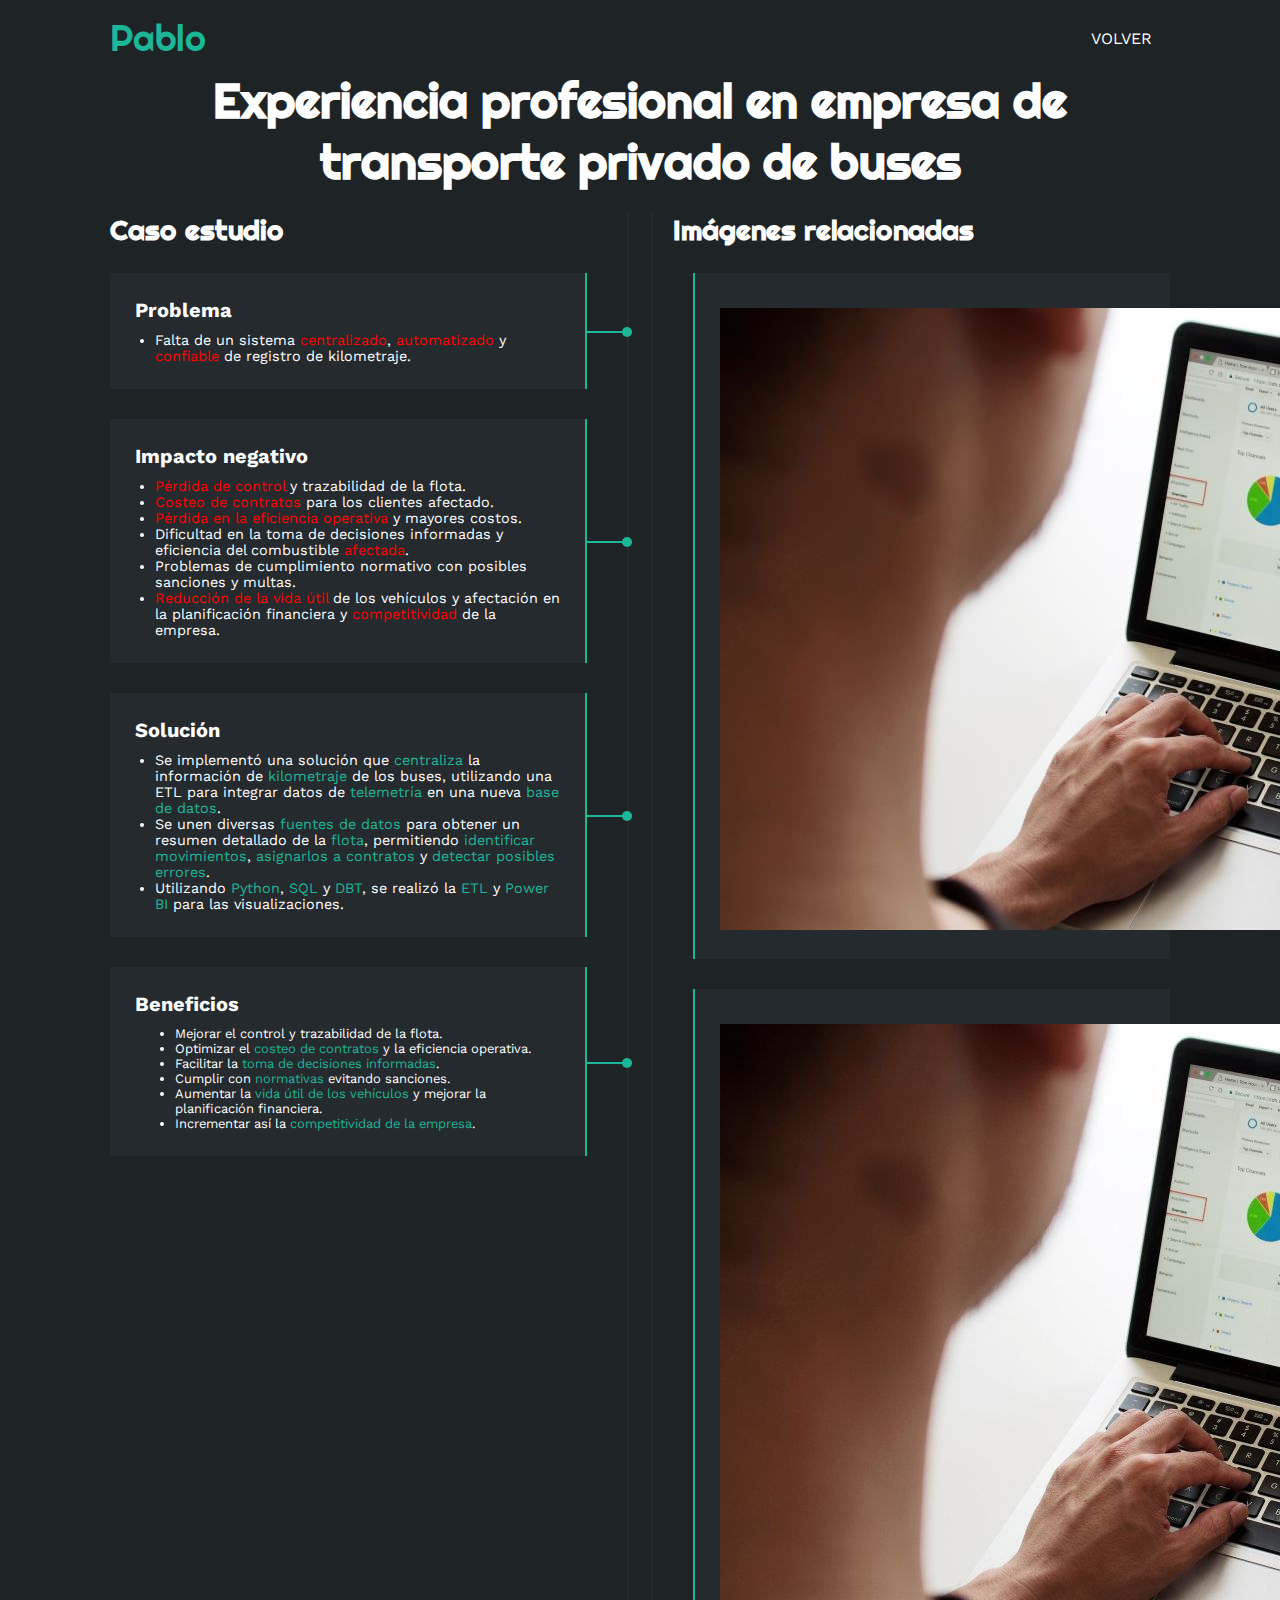
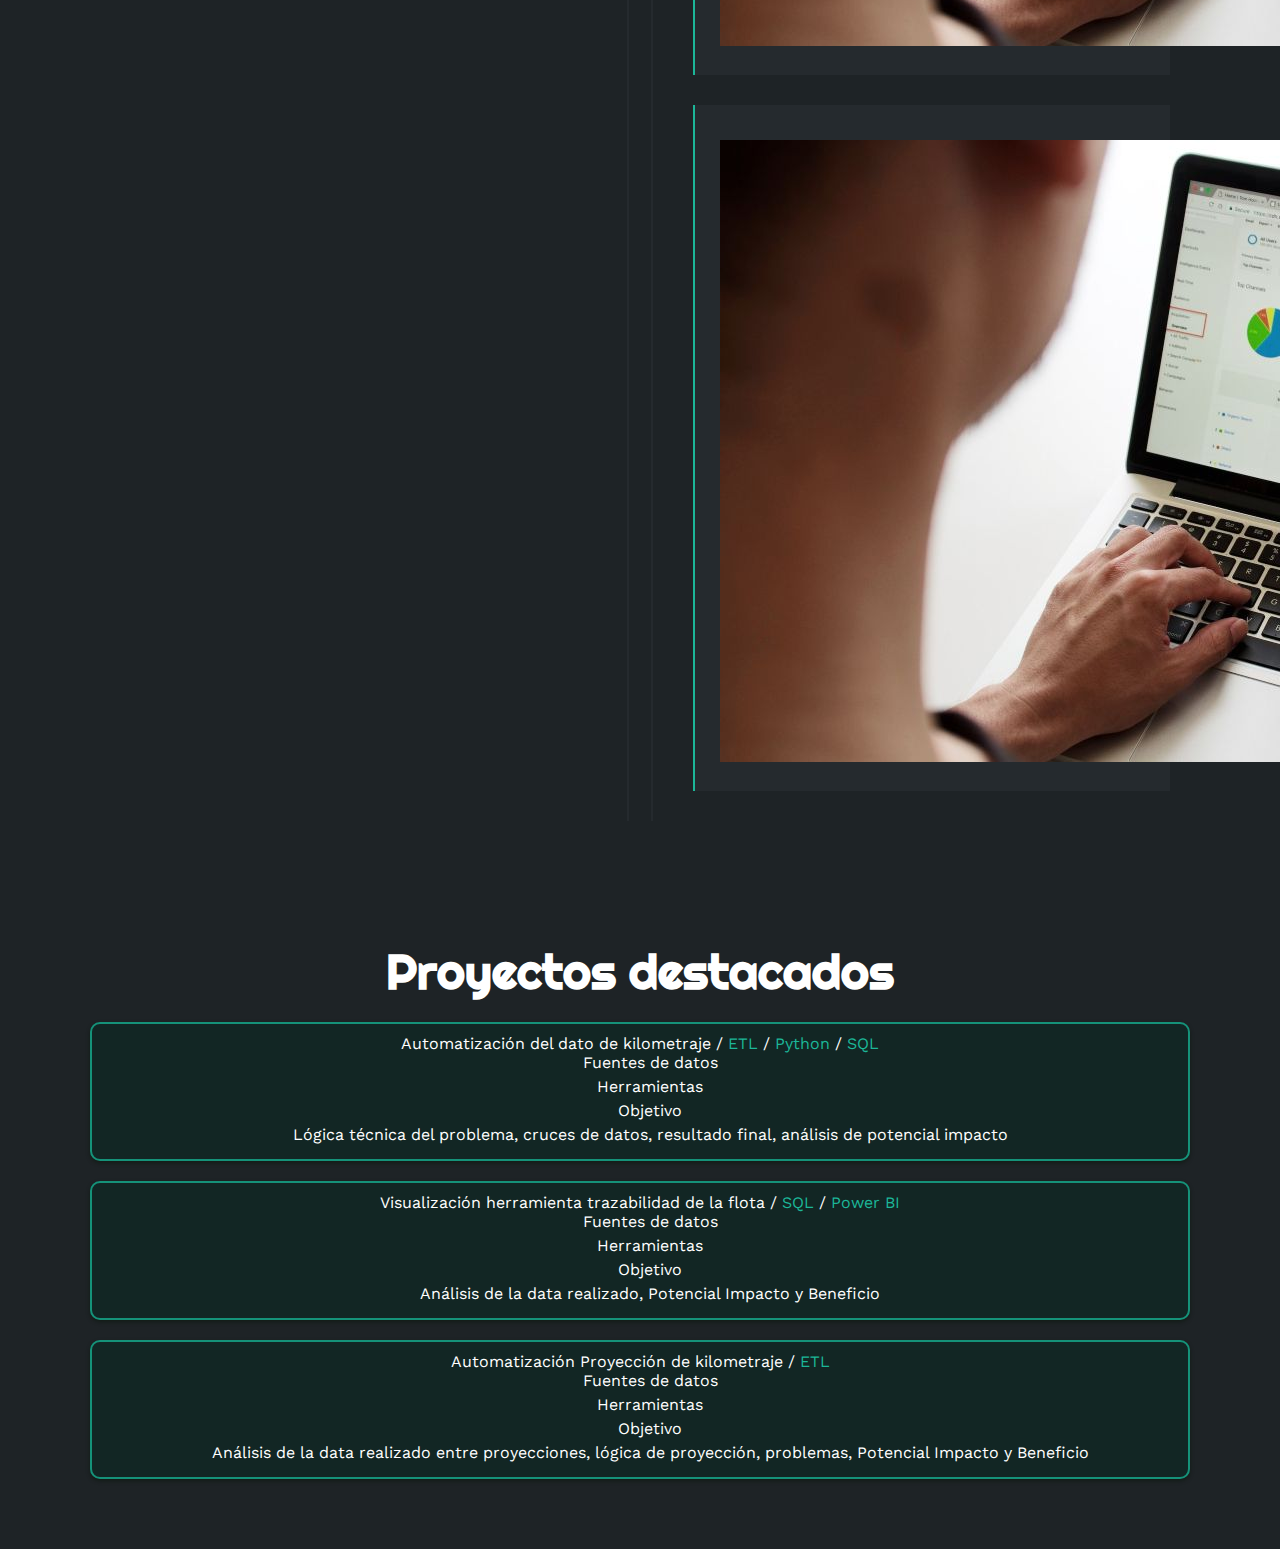
<file: experiencia.html>
<!DOCTYPE html>
<html lang="es">
<head>
    <meta charset="UTF-8">
    <meta http-equiv="X-UA-Compatible" content="IE=edge">
    <meta name="viewport" content="width=device-width, initial-scale=1.0">
    <title>Experiencia Profesional</title>
    <link rel="stylesheet" href="estilo.css">
</head>
<body>
    <!-- MENU ENCABEZADO -->
    <div class="contenedor-header">
        <header>
            <div class="logo">
                <a href="index.html">Pablo</a>
            </div>
            <nav id="nav">
                <ul>
                    <li><a href="../index.html#portfolio">VOLVER</a></li>
                </ul>
            </nav>
            <div class="nav-responsive" onclick="mostrarOcultarMenu()">
                <i class="fa-solid fa-bars"></i>
            </div>
        </header>
    </div>

<!-- SECCION CURRICULUM -->
<section id="curriculum" class="curriculum">
    <div class="contenido-seccion">
        <h2>Experiencia profesional en empresa de transporte privado de buses</h2>
        <div class="fila">
            <div class="col izquierda">
                <h3>Caso estudio</h3>
                <div class="item izq">
                    <h4>Problema</h4>
                    <ul style="list-style-type: disc; margin-left: 20px; font-size: 0.9em;">
                        <li>Falta de un sistema <span style="color: #FF0000">centralizado</span>, <span style="color: #FF0000">automatizado</span> y <span style="color: #FF0000">confiable</span> de registro de kilometraje.</li>
                    </ul>
                    <div class="conectori">
                        <div class="circuloi"></div>
                    </div>
                </div>
                <div class="item izq">
                    <h4>Impacto negativo</h4>
                    <ul style="list-style-type: disc; margin-left: 20px; font-size: 0.9em;">
                        <li><span style="color: #FF0000">Pérdida de control</span> y trazabilidad de la flota.</li>
                        <li><span style="color: #FF0000">Costeo de contratos</span> para los clientes afectado.</li>
                        <li><span style="color: #FF0000">Pérdida en la eficiencia operativa</span> y mayores costos.</li>
                        <li>Dificultad en la toma de decisiones informadas y eficiencia del combustible <span style="color: #FF0000">afectada</span>.</li>
                        <li>Problemas de cumplimiento normativo con posibles sanciones y multas.</li>
                        <li><span style="color: #FF0000">Reducción de la vida útil</span> de los vehículos y afectación en la planificación financiera y <span style="color: #FF0000">competitividad</span> de la empresa.</li>
                    </ul>
                    <div class="conectori">
                        <div class="circuloi"></div>
                    </div>
                </div>
                <div class="item izq">
                    <h4>Solución</h4>
                    <ul style="list-style-type: disc; margin-left: 20px; font-size: 0.9em;">
                        <li>Se implementó una solución que <span style="color: #1CB698">centraliza</span> la información de <span style="color: #1CB698">kilometraje</span> de los buses, utilizando una ETL para integrar datos de <span style="color: #1CB698">telemetría</span> en una nueva <span style="color: #1CB698">base de datos</span>.</li>
                        <li>Se unen diversas <span style="color: #1CB698">fuentes de datos</span> para obtener un resumen detallado de la <span style="color: #1CB698">flota</span>, permitiendo <span style="color: #1CB698">identificar movimientos</span>, <span style="color: #1CB698">asignarlos a contratos</span> y <span style="color: #1CB698">detectar posibles errores</span>.</li>
                        <li>Utilizando <span style="color: #1CB698">Python</span>, <span style="color: #1CB698">SQL</span> y <span style="color: #1CB698">DBT</span>, se realizó la <span style="color: #1CB698">ETL</span> y <span style="color: #1CB698">Power BI</span> para las visualizaciones.</li>
                    </ul>
                    </ul>
                    <div class="conectori">
                        <div class="circuloi"></div>
                    </div>
                </div>

                <div class="item izq">
                    <h4>Beneficios</h4>
                    <ul style="list-style-type: disc; margin-left: 20px; font-size: 0.9em;">
                        <ul style="list-style-type: disc; margin-left: 20px; font-size: 0.9em;">
                            <li>Mejorar el control y trazabilidad de la flota.</li>
                            <li>Optimizar el <span style="color: #1CB698;">costeo de contratos</span> y la eficiencia operativa.</li>
                            <li>Facilitar la <span style="color: #1CB698;">toma de decisiones informadas</span>.</li>
                            <li>Cumplir con <span style="color: #1CB698;">normativas</span> evitando sanciones.</li>
                            <li>Aumentar la <span style="color: #1CB698;">vida útil de los vehículos</span> y mejorar la planificación financiera.</li>
                            <li>Incrementar así la <span style="color: #1CB698;">competitividad de la empresa</span>.</li>
                        </ul>

                        </ul>
                    </ul>
                    <div class="conectori">
                        <div class="circuloi"></div>
                    </div>
                </div>


            </div>
            <div class="col derecha">
                <h3>Imágenes relacionadas</h3>
                <div class="item der">
                    <h4></h4>
                    <a href="#Problema">
                        <div class="imagen">
                            <img src="img/ciencia-de-datos-2.jpg" alt="Descripción de la imagen">
                        </div>
                    </a>
                </div>
                <div class="item der">
                    <h4></h4>
                    <a href="#Impacto">
                        <div class="imagen">
                            <img src="img/ciencia-de-datos-2.jpg" alt="Descripción de la imagen">
                        </div>
                    </a>
                </div>
                <div class="item der">
                    <h4></h4>
                    <a href="#Solucion">
                        <div class="imagen">
                            <img src="img/ciencia-de-datos-2.jpg" alt="Descripción de la imagen">
                        </div>
                    </a>
                </div>
            </div>
        </div>
    </div>
</section>

<!-- DETALLE DEL TRABAJO -->
<section id="sobremi" class="sobremi">
    <div class="contenido-seccion">
        <h2>Proyectos destacados</h2>
        <style>
            .topic {
                margin-bottom: 20px;
                padding: 10px;
                border: 2px solid #159279;
                border-radius: 10px;
                background-color: #022b236e;
                box-shadow: 0px 2px 4px rgba(0, 18, 0, 0.434);
            }
            .subtopic {
                margin-left: 20px;
                list-style-type: none;
            }
            .subtopic li {
                margin-bottom: 5px;
            }
        </style>
        
        <ul style="text-align: center; list-style-type: none; padding-left: 0;">
        
            <!-- Tópico 1: Automatización del dato de kilometraje / ETL / Python / SQL -->
            <li class="topic">
                Automatización del dato de kilometraje / <span style="color: #1CB698;">ETL</span> / <span style="color: #1CB698;">Python</span> / <span style="color: #1CB698;">SQL</span>
                <ul class="subtopic">
                    <li>Fuentes de datos</li>
                    <li>Herramientas</li>
                    <li>Objetivo</li>
                    <li>Lógica técnica del problema, cruces de datos, resultado final, análisis de potencial impacto</li>
                </ul>
            </li>
        
            <!-- Tópico 2: Visualización herramienta trazabilidad de la flota / SQL / Power BI -->
            <li class="topic">
                Visualización herramienta trazabilidad de la flota / <span style="color: #1CB698;">SQL</span> / <span style="color: #1CB698;">Power BI</span>
                <ul class="subtopic">
                    <li>Fuentes de datos</li>
                    <li>Herramientas</li>
                    <li>Objetivo</li>
                    <li>Análisis de la data realizado, Potencial Impacto y Beneficio</li>
                </ul>
            </li>
        
            <!-- Tópico 3: Automatización Proyección de kilometraje / ETL -->
            <li class="topic">
                Automatización Proyección de kilometraje / <span style="color: #1CB698;">ETL</span>
                <ul class="subtopic">
                    <li>Fuentes de datos</li>
                    <li>Herramientas</li>
                    <li>Objetivo</li>
                    <li>Análisis de la data realizado entre proyecciones, lógica de proyección, problemas, Potencial Impacto y Beneficio</li>
                </ul>
            </li>
        
        </ul>
        
        
</section>
</file>
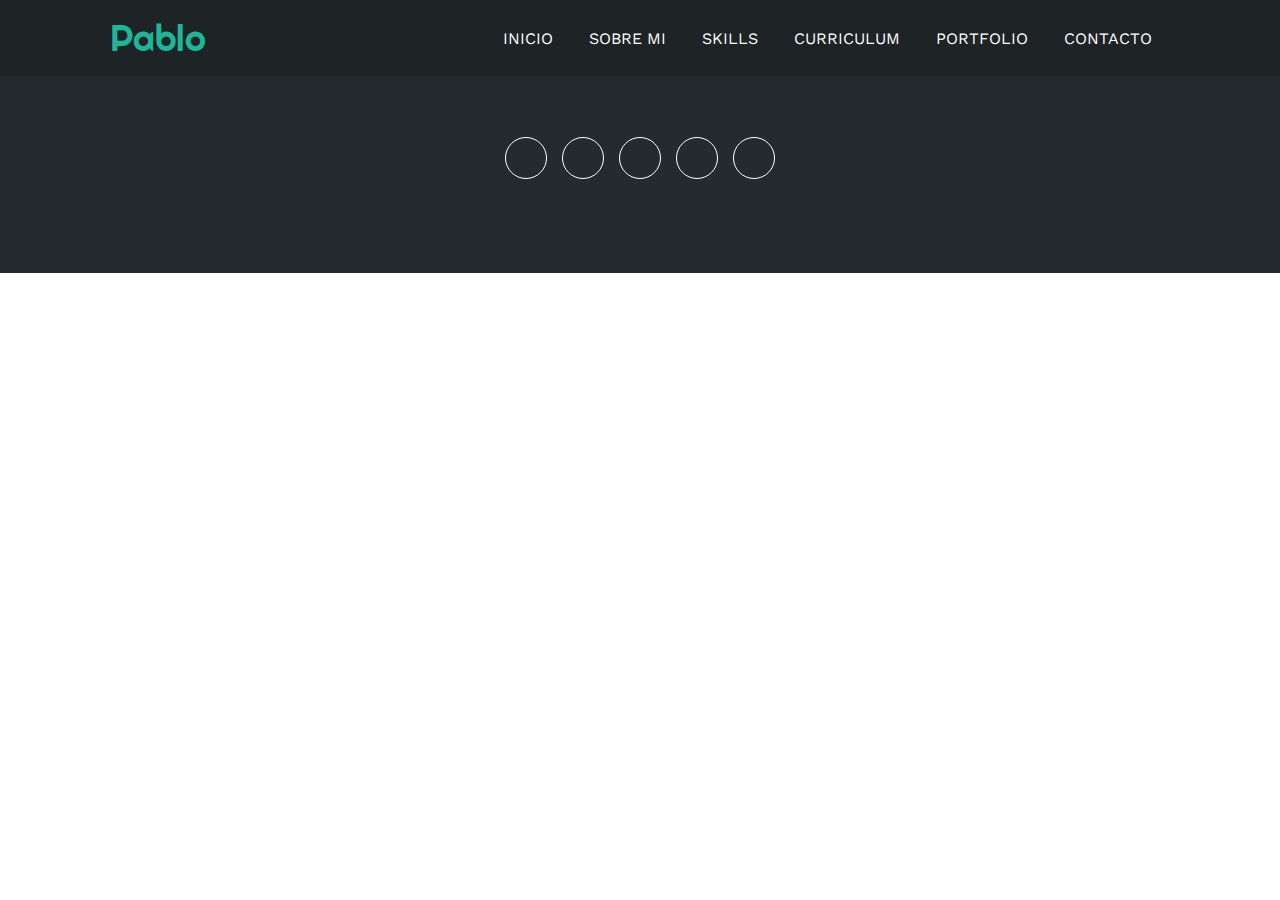
<file: pages/investigacion.html>
<!DOCTYPE html>
<html lang="es">
<head>
    <meta charset="UTF-8">
    <meta http-equiv="X-UA-Compatible" content="IE=edge">
    <meta name="viewport" content="width=device-width, initial-scale=1.0">
    <title>Experiencia Profesional</title>
    <link rel="stylesheet" href="estilo.css">
</head>
<body>
    <!-- MENU ENCABEZADO -->
    <div class="contenedor-header">
        <header>
            <div class="logo">
                <a href="index.html">Pablo</a>
            </div>
            <nav id="nav">
                <ul>
                    <li><a href="index.html#inicio">INICIO</a></li>
                    <li><a href="index.html#sobremi">SOBRE MI</a></li>
                    <li><a href="index.html#skills">SKILLS</a></li>
                    <li><a href="index.html#curriculum">CURRICULUM</a></li>
                    <li><a href="index.html#portfolio">PORTFOLIO</a></li>
                    <li><a href="index.html#contacto">CONTACTO</a></li>
                </ul>
            </nav>
            <div class="nav-responsive" onclick="mostrarOcultarMenu()">
                <i class="fa-solid fa-bars"></i>
            </div>
        </header>
    </div>

    <!-- Contenido de Experiencia Profesional -->
    <section class="detalle">
        <div class="contenido-seccion">
            <h2>Experiencia Profesional</h2>
            <p>Detalles sobre mi experiencia profesional...</p>
            <!-- Agrega aquí más contenido sobre tus proyectos profesionales -->
        </div>
    </section>

    <!-- FOOTER -->
    <footer>
        <a href="index.html#inicio" class="arriba">
            <i class="fa-solid fa-angles-up"></i>
        </a>
        <div class="redes">
            <a href="#"><i class="fa-brands fa-facebook-f"></i></a>
            <a href="#"><i class="fa-brands fa-twitter"></i></a>
            <a href="#"><i class="fa-brands fa-skype"></i></a>
            <a href="#"><i class="fa-brands fa-linkedin-in"></i></a>
            <a href="#"><i class="fa-solid fa-rss"></i></a>
        </div>
    </footer>
</body>
</html>
</file>
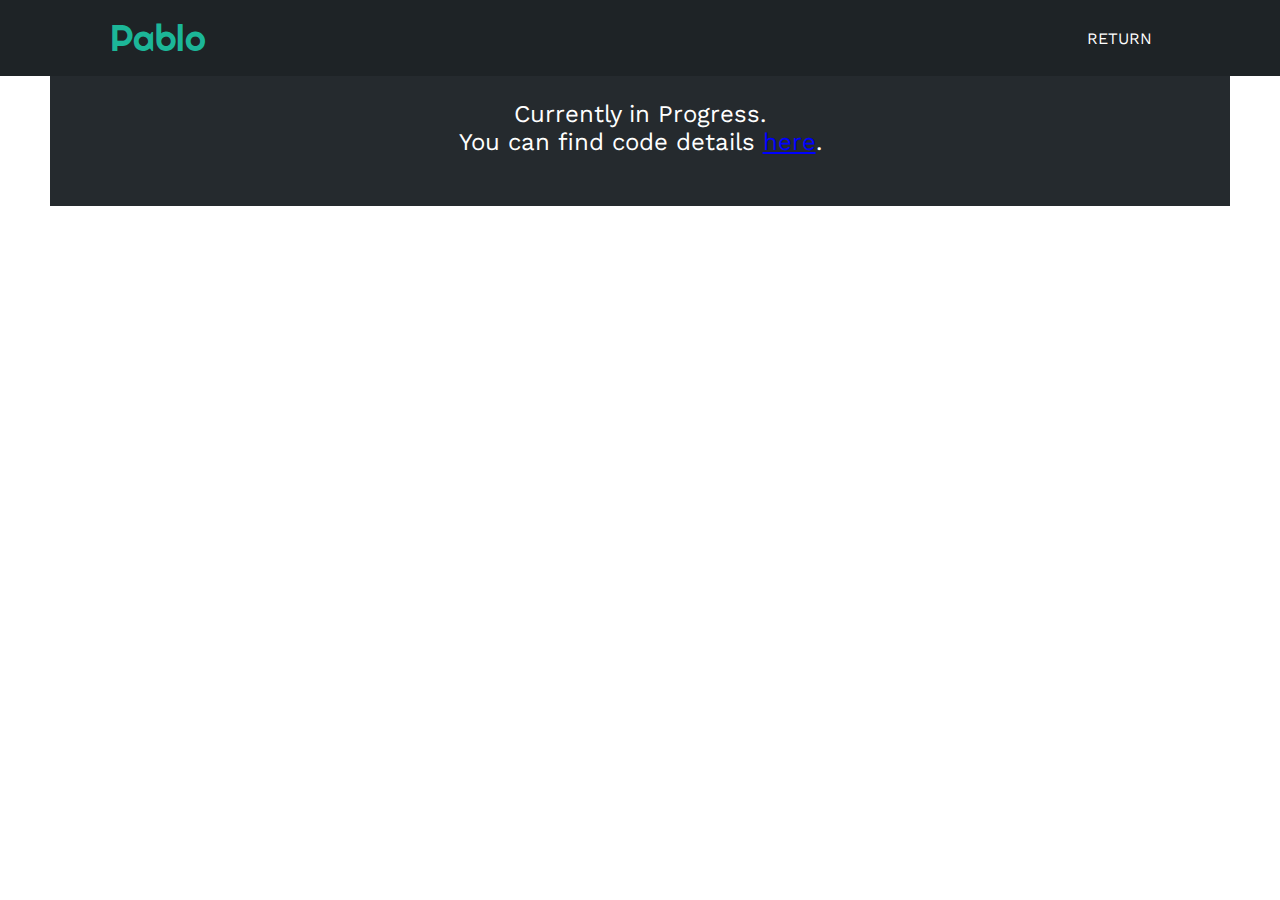
<file: pages/progreso.html>
<!DOCTYPE html>
<html lang="en"> <!-- Cambiado a 'en' para inglés -->
<head>
    <meta charset="UTF-8">
    <meta http-equiv="X-UA-Compatible" content="IE=edge">
    <meta name="viewport" content="width=device-width, initial-scale=1.0">
    <title>Experiencia Profesional - En Progreso</title>
    <link rel="stylesheet" href="estilo.css">
    <style>
        body {
            font-family: Arial, sans-serif; /* Cambia la fuente a Arial para claridad */
            text-align: center; /* Centra el contenido en la página */
            padding: 50px; /* Añade espacio alrededor del contenido */
        }

        .mensaje {
            font-size: 24px; /* Tamaño de fuente más grande para el mensaje principal */
            margin-bottom: 20px; /* Espacio inferior para separar el mensaje del enlace */
        }

        .enlace {
            color: blue; /* Cambia el color del enlace a azul */
            text-decoration: underline; /* Subraya el enlace para indicar que es interactivo */
        }
    </style>
</head>
<body>
    <!-- MENU ENCABEZADO -->
    <div class="contenedor-header">
        <header>
            <div class="logo">
                <a href="index.html">Pablo</a>
            </div>
            <nav id="nav">
                <ul>
                    <li><a href="../index.html#portfolio">RETURN</a></li>
                </ul>
            </nav>
            <div class="nav-responsive" onclick="mostrarOcultarMenu()">
                <i class="fa-solid fa-bars"></i>
            </div>
        </header>
    </div>

    <!-- CONTENIDO PRINCIPAL -->


    <!-- PIE DE PÁGINA -->
    <footer>
        <section>
            <div class="mensaje">
                <p>Currently in Progress.</p>
                <p>You can find code details <a href="https://github.com/Pjerez98/Proyectos" class="enlace">here</a>.</p>
            </div>
        </section>
    </footer>
</body>
</html>
</file>
<file: estilo.css>
@import url('https://fonts.googleapis.com/css2?family=Righteous&family=Work+Sans:wght@100;300;400;600;800&display=swap');
*{
    box-sizing: border-box;
    font-family: 'Work Sans';
    margin: 0;
    padding: 0;
}
html{
    /* me permite deslizar cuando hago clic en los links del menu */
    scroll-behavior: smooth;
}
/* MENU */
.contenedor-header{
    background: #1e2326;
    position: fixed;
    width: 100%;
    top: 0;
    left: 0;
    z-index: 99;
}
.contenedor-header header{
    max-width: 1100px;
    margin: auto;
    display: flex;
    justify-content: space-between;
    align-items: center;
    padding: 15px 20px;
}
.contenedor-header header .logo a{
    font-family: 'Righteous';
    font-size: 36px;
    color: #1CB698;
    text-decoration: none;
}
.contenedor-header header ul{
    display: flex;
    list-style: none;
}
.contenedor-header header nav ul li a{
    text-align: none;
    color: #fff;
    margin: 0 15px;
    padding: 3px;
    transition: .5s;
    text-decoration: none;
}
.contenedor-header header nav ul li a:hover{
    color: #1CB698;
}
.nav-responsive{
    background-color: #1CB698;
    color:#fff;
    padding: 5px 10px;
    border-radius: 5px;
    cursor: pointer;
    display: none;
}
/* SECCION I N I C I O */
.inicio{
    background: linear-gradient(to top, rgba(30,35,38,.8), rgba(30,35,38,1)),
    url(img/ciencia-de-datos-2.jpg);
    background-size: cover;
    height: 100vh;
    color: #fff;
    display: flex;
    align-items: center;
}
.inicio .contenido-banner{
    padding: 20px;
    background-color: #1e2326;
    max-width: 350px;
    margin: auto;
    text-align: center;
    border-radius: 40px;
}
.inicio .contenido-banner img{
    margin-top: 40px;
    border: 10px solid #1CB698;
    display: block;
    width: 80%;
    margin: auto;
    border-radius: 100%;
}
.inicio .contenido-banner h1{
    margin-top: 40px;
    font-size: 42px;
    font-family: 'Righteous';
}
.inicio .contenido-banner h2{
    font-size: 15px;
    font-weight: normal;
}
.inicio .contenido-banner .redes a{
    color: #fff;
    display: inline-block;
    text-decoration: none;
    border: 1px solid #fff;
    border-radius: 100%;
    width: 42px;
    height: 42px;
    line-height: 42px;
    margin: 40px 5px;
    font-size: 20px;
    transition: .3s;
}
.inicio .contenido-banner .redes a:hover{
    background-color: #1CB698;
}
.sobremi{
    background-color: #1e2326;
    color: #fff;
    padding: 50px 20px;
}
.sobremi .contenido-seccion{
    max-width: 1100px;
    margin: auto;
}
.sobremi h2{
    font-size: 48px;
    font-family: 'Righteous';
    text-align: center;
    padding: 20px 0;

}
.sobremi .contenido-seccion p{
    font: 18px;
    line-height: 22px;
    margin-bottom: 20px;
}
.sobremi .contenido-seccion p span{
    color: #1CB698;
    font-weight: bold;
}
.sobremi .fila{
    display: flex;
}
.sobremi .fila .col
{
    width: 50%;
}
.sobremi .fila .col h3{
    font-size: 28px;
    font-family: 'Righteous';
    margin-bottom: 25px;
}
.sobremi .fila .col ul{
    list-style: none;
}
.sobremi .fila .col ul li{
    margin: 12px 0;
}
.sobremi .fila .col ul li strong{
    display: inline-block;
    color: #1CB698;
    width: 130px;
}
.sobremi .fila .col ul li span{
    background-color: #1CB698;
    padding: 3px;
    font-weight: bold;
    border-radius: 5px;
}
.sobremi .fila .col .contenedor-intereses{
    display: flex;
    flex-wrap: wrap;
}
.sobremi .fila .col .contenedor-intereses .interes{
    width: 100px;
    height: 100px;
    background-color: #252A2E;
    border-radius: 10px;
    margin: 0 15px 15px 0;
    display: flex;
    flex-direction: column;
    align-items: center;
    justify-content: center;
    transition: .3s;
}.sobremi .fila .col .contenedor-intereses .interes:hover{
    background-color: #1CB698;
}
.sobremi .fila .col .contenedor-intereses .interes i{
    font-size: 30px;
    margin-bottom: 10px;
}
.sobremi button{
    cursor: pointer;
    background-color: transparent;
    border: 2px solid #fff;
    width: fit-content;
    display: block;
    margin: 20px auto;
    padding: 10px 22px;
    font-size: 16px;
    color: #fff;
    position: relative;
    z-index: 10;
}
.sobremi button .overlay{
    position: absolute;
    top: 0;
    left: 0;
    width: 0;
    height: 100%;
    background-color: #1CB698;
    z-index: -1;
    transition: 1s;
}
.sobremi button:hover .overlay{
    width: 100%;
}
/* SECCION S K I L L S */
.skills{
    background-color: #252A2E;
    color: #fff;
    padding: 50px 20px;
}
.skills .contenido-seccion{
    max-width: 700px;
    margin: auto;
}
.skills h2{
    font-size: 48px;
    font-family: 'Righteous';
    text-align: center;
    padding: 20px 0;

}
.skills .fila{
    display: flex;
}
.skills .fila .col{
    width: 50%;
    padding: 0 20px;
}
.skills .fila .col h3{
    font-size: 28px;
    font-family: 'Righteous';
    margin-bottom: 25px;
}
.skills .skill > span{
    font-weight: bold;
    display: block;
    margin-bottom: 10px;
}
.skills .skill .barra-skill{
    height: 8px;
    width: 80%;
    background-color: #131517;
    position: relative;
    margin-bottom: 30px;
}
.skills .skill .progreso{
    background-color: #1CB698;
    position: absolute;
    top: 0;
    left: 0;
    height: 8px;
}
.skills .skill .barra-skill span{
    position: absolute;
    height: 40px;
    width: 40px;
    background-color: #1CB698;
    border-radius: 50px;
    line-height: 40px;
    text-align: center;
    top: -17px;
    right: -15px;
    font-size: 14px;
}
/* Estas clases se agregaran dinamicamente mediante javascript */
.skills .skill .sql{
    width: 0%;
    animation: 2s sql forwards;
}
@keyframes sql {
    0%{width: 0%;}
    100%{width: 80%;}
}

.skills .skill .python{
    width: 0%;
    animation: 2s python forwards;
}
@keyframes python {
    0%{width: 0%;}
    100%{width: 80%;}
}

.skills .skill .powerbi{
    width: 0%;
    animation: 2s powerbi forwards;
}
@keyframes powerbi {
    0%{width: 0%;}
    100%{width: 50%;}
}

.skills .skill .git{
    width: 0%;
    animation: 2s git forwards;
}
@keyframes git {
    0%{width: 0%;}
    100%{width: 50%;}
}

.skills .skill .drupal{
    width: 0%;
    animation: 2s drupal forwards;
}
@keyframes drupal {
    0%{width: 0%;}
    100%{width: 55%;}
}

.skills .skill .comunicacion{
    width: 0%;
    animation: 2s comunicacion forwards;
}
@keyframes comunicacion {
    0%{width: 0%;}
    100%{width: 80%;}
}

.skills .skill .trabajo{
    width: 0%;
    animation: 2s trabajo forwards;
}
@keyframes trabajo {
    0%{width: 0%;}
    100%{width: 70%;}
}

.skills .skill .creatividad{
    width: 0%;
    animation: 2s creatividad forwards;
}
@keyframes creatividad {
    0%{width: 0%;}
    100%{width: 99%;}
}

.skills .skill .dedicacion{
    width: 0%;
    animation: 2s dedicacion forwards;
}
@keyframes dedicacion {
    0%{width: 0%;}
    100%{width: 65%;}
}

.skills .skill .proyect{
    width: 0%;
    animation: 2s proyect forwards;
}
@keyframes proyect {
    0%{width: 0%;}
    100%{width: 94%;}
}
/* SECCION CURRICULUM */
.curriculum{
    background-color: #1e2326;
    color: #fff;
    padding: 50px 20px;
}
.curriculum .contenido-seccion{
    max-width: 1100px;
    margin: auto;
}
.curriculum h2{
    font-size: 48px;
    font-family: 'Righteous';
    text-align: center;
    padding: 20px 0;

}
.curriculum .fila{
    display: flex;
    justify-content: space-between;
}
.curriculum .fila .col{
    width: 49%;
    padding: 0 20px;
}
.curriculum .fila .col h3{
    font-size: 28px;
    font-family: 'Righteous';
    margin-bottom: 25px;
}
.curriculum .fila .izquierda{
    border-right: 2px solid #252A2E;
}
.curriculum .fila .derecha{
    border-left: 2px solid #252A2E;
}
.curriculum .fila .item{
    padding: 25px;
    margin-bottom: 30px;
    background-color: #252A2E;
    position: relative;
}
.curriculum .fila .item h4{
    font-size: 20px;
    margin-bottom: 10px;
}
.curriculum .fila .item .casa{
    color: #1CB698;
    font-size: 22px;
    font-weight: bold;
    display: block;
}
.curriculum .fila .item .fecha{
    display: block;
    color: #1CB698;
    margin-bottom: 10px;
}
.curriculum .fila .item p{
    line-height: 24px;
}
.curriculum .fila .izq{
    border-right: 2px solid #1CB698;
    margin-right: 20px;
}
.curriculum .fila .der{
    border-left: 2px solid #1CB698;
    margin-left: 20px;
}
.curriculum .fila .item .conectori{
    height: 2px;
    background-color: #1CB698;
    width: 47px;
    position: absolute;
    top: 50%;
    right: -47px;
    z-index: 5;
}
.curriculum .fila .item .conectori .circuloi{
    display: block;
    height: 10px;
    width: 10px;
    border-radius: 50%;
    background-color: #1CB698;
    float: right;
    position: relative;
    bottom: 4px;
}
.curriculum .fila .item .conectord{
    height: 2px;
    background-color: #1CB698;
    width: 47px;
    position: absolute;
    top: 50%;
    left: -47px;
    z-index: 5;
}
.curriculum .fila .item .conectord .circulod{
    display: block;
    height: 10px;
    width: 10px;
    border-radius: 50%;
    background-color: #1CB698;
    float: left;
    position: relative;
    bottom: 4px;
}
/* SECCION PORTFOLIO */
.portfolio{
    background-color: #252A2E;
    color: #fff;
    padding: 50px 20px;
}
.portfolio .contenido-seccion{
    max-width: 1100px;
    margin: auto;
}
.portfolio h2{
    font-size: 48px;
    font-family: 'Righteous';
    text-align: center;
    padding: 20px 0;
}
.portfolio .galeria{
    display: flex;
    flex-wrap: wrap;
    justify-content: space-around;
}
.portfolio .galeria .proyecto{
    position: relative;
    max-width: 340px;
    height: fit-content;
    margin: 10px;
    cursor: pointer;
}
.portfolio .galeria .proyecto img{
    width: 100%;
    display: block;
}
.portfolio .galeria .proyecto .overlay{
    position: absolute;
    top: 0;
    width: 100%;
    height: 100%;
    text-align: center;
    background: linear-gradient(rgba(28,182,152,.8), rgba(28,182,152,.8));
    display: flex;
    flex-direction: column;
    justify-content: center;
    transition: 1s;
    font-size: 18px;
    letter-spacing: 3px;
    opacity: 0;
}
.portfolio .galeria .proyecto .overlay h3{
    margin-bottom: 20px;
    transition: 1s;
    color: white;
}
.portfolio .galeria .proyecto .overlay:hover{
    opacity: 1;
    color: white;
}
.portfolio .galeria .proyecto .overlay:hover h3{
    margin-bottom: 0px;
    color: white;
}
/* SECCION CONTACTO */
.contacto{
    background-image: url(img/contact_bg.png);
    background-color: #1e2326;
    color: #fff;
    padding: 50px 0;
}
.contacto .contenido-seccion{
    max-width: 1100px;
    margin: auto;
}
.contacto h2{
    font-size: 48px;
    font-family: 'Righteous';
    text-align: center;
    padding: 20px 0;
}
.contacto .fila{
    display: flex;
}
.contacto .col{
    width: 50%;
    padding: 10px;
    position: relative;
}
.contacto .col input, .contacto .col textarea{
    display: block;
    width: 100%;
    padding: 18px;
    border: none;
    margin-bottom: 20px;
    background-color: #252A2E;
    color: #fff;
    font-size: 18px;
}
.contacto button{
    cursor: pointer;
    background-color: transparent;
    border: 2px solid #fff;
    width: fit-content;
    display: block;
    margin: 20px auto;
    padding: 10px 22px;
    font-size: 16px;
    color: #fff;
    position: relative;
    z-index: 10;
}
.contacto button .overlay{
    position: absolute;
    top: 0;
    left: 0;
    width: 0;
    height: 100%;
    background-color: #1CB698;
    z-index: -1;
    transition: 1s;
}
.contacto button:hover .overlay{
    width: 100%;
}
.contacto .col img{
    width: 100%;
}
.contacto .col .info{
    position: absolute;
    top: 40%;
    background-color: #252A2E;
    padding: 20px;
    max-swidth: 350px;
    left: 50%;
    transform: translate(-50%, -50%);
}
.contacto .col .info ul{
    list-style: none;
}
.contacto .col .info ul li{
    margin-bottom: 20px;
}
.contacto .col .info ul li i{
    color: #1CB698;
    display: inline-block;
    margin-right: 20px;
}
footer{
    background-color: #252A2E;
    color: #fff;
    padding: 50px 0 30px 0;
    text-align: center;
    position: relative;
    width: 100%;
}
footer .redes{
    margin-bottom: 20px;
}
footer .redes a{
    color: #fff;
    display: inline-block;
    text-decoration: none;
    border: 1px solid #fff;
    border-radius: 100%;
    width: 42px;
    height: 42px;
    line-height: 42px;
    margin: 40px 5px;
    font-size: 20px;
    transition: .3s;
}
footer .arriba{
    display: block;
    width: 50px;
    height: 50px;
    background-color: #1CB698;
    color: #fff;
    position: absolute;
    left: 50%;
    transform: translateX(-50%);
    top: -25px;
    border-radius: 50%;
    line-height: 50px;
    font-size: 18px;
}
/* SECCION RESPONSIVE */
@media screen and (max-width:980px){
    nav{
        display: none;
    }
    .nav-responsive{
        display: block;
    }
    nav.responsive{
        display: block;
        position: absolute;
        right: 0;
        top: 75px;
        background-color: #252A2E;
        width: 180px;
    }
    nav.responsive ul{
        display: block !important;
    }
    nav.responsive ul li{
        border-bottom: 1px solid #fff;
        padding: 10px 0;
    }
}
@media screen and (max-width:700px){
    .sobremi .fila{
        display: block;
    }
    .sobremi .fila .col{
        width: fit-content;
    }

    .skills .fila{
        display: block;
    }
    .skills .fila .col{
        width: 100%;
    }
    .skills .fila .col .barra-skill{
        width: 100%;
    }

    .curriculum .fila{
        display: block;
    }
    .curriculum .fila .col{
        width: 90%;
    }
    .curriculum .fila .derecha{
        margin-left: 20px;
    }

    .portfolio .galeria{
        display: block;
        width: 100%;
    }
    .portfolio .galeria .proyecto{
        max-width: 100%;
    }
    .portfolio .galeria .proyecto img{
        width: 100%;
    }
    .contacto .fila{
        display: block;
    }
    .contacto .fila .col{
        width: 100%;
    }
}
</file>
<file: pages/estilo.css>
@import url('https://fonts.googleapis.com/css2?family=Righteous&family=Work+Sans:wght@100;300;400;600;800&display=swap');
*{
    box-sizing: border-box;
    font-family: 'Work Sans';
    margin: 0;
    padding: 0;
}
html{
    /* me permite deslizar cuando hago clic en los links del menu */
    scroll-behavior: smooth;
}
/* MENU */
.contenedor-header{
    background: #1e2326;
    position: fixed;
    width: 100%;
    top: 0;
    left: 0;
    z-index: 99;
}
.contenedor-header header{
    max-width: 1100px;
    margin: auto;
    display: flex;
    justify-content: space-between;
    align-items: center;
    padding: 15px 20px;
}
.contenedor-header header .logo a{
    font-family: 'Righteous';
    font-size: 36px;
    color: #1CB698;
    text-decoration: none;
}
.contenedor-header header ul{
    display: flex;
    list-style: none;
}
.contenedor-header header nav ul li a{
    text-align: none;
    color: #fff;
    margin: 0 15px;
    padding: 3px;
    transition: .5s;
    text-decoration: none;
}
.contenedor-header header nav ul li a:hover{
    color: #1CB698;
}
.nav-responsive{
    background-color: #1CB698;
    color:#fff;
    padding: 5px 10px;
    border-radius: 5px;
    cursor: pointer;
    display: none;
}
/* SECCION I N I C I O */
.inicio{
    background: linear-gradient(to top, rgba(30,35,38,.8), rgba(30,35,38,1)),
    url(img/fondo.jpg);
    background-size: cover;
    height: 100vh;
    color: #fff;
    display: flex;
    align-items: center;
}
.inicio .contenido-banner{
    padding: 20px;
    background-color: #1e2326;
    max-width: 350px;
    margin: auto;
    text-align: center;
    border-radius: 40px;
}
.inicio .contenido-banner img{
    margin-top: 40px;
    border: 10px solid #1CB698;
    display: block;
    width: 80%;
    margin: auto;
    border-radius: 100%;
}
.inicio .contenido-banner h1{
    margin-top: 40px;
    font-size: 42px;
    font-family: 'Righteous';
}
.inicio .contenido-banner h2{
    font-size: 15px;
    font-weight: normal;
}
.inicio .contenido-banner .redes a{
    color: #fff;
    display: inline-block;
    text-decoration: none;
    border: 1px solid #fff;
    border-radius: 100%;
    width: 42px;
    height: 42px;
    line-height: 42px;
    margin: 40px 5px;
    font-size: 20px;
    transition: .3s;
}
.inicio .contenido-banner .redes a:hover{
    background-color: #1CB698;
}
.sobremi{
    background-color: #1e2326;
    color: #fff;
    padding: 50px 20px;
}
.sobremi .contenido-seccion{
    max-width: 1100px;
    margin: auto;
}
.sobremi h2{
    font-size: 48px;
    font-family: 'Righteous';
    text-align: center;
    padding: 20px 0;

}
.sobremi .contenido-seccion p{
    font: 18px;
    line-height: 22px;
    margin-bottom: 20px;
}
.sobremi .contenido-seccion p span{
    color: #1CB698;
    font-weight: bold;
}
.sobremi .fila{
    display: flex;
}
.sobremi .fila .col
{
    width: 50%;
}
.sobremi .fila .col h3{
    font-size: 28px;
    font-family: 'Righteous';
    margin-bottom: 25px;
}
.sobremi .fila .col ul{
    list-style: none;
}
.sobremi .fila .col ul li{
    margin: 12px 0;
}
.sobremi .fila .col ul li strong{
    display: inline-block;
    color: #1CB698;
    width: 130px;
}
.sobremi .fila .col ul li span{
    background-color: #1CB698;
    padding: 3px;
    font-weight: bold;
    border-radius: 5px;
}
.sobremi .fila .col .contenedor-intereses{
    display: flex;
    flex-wrap: wrap;
}
.sobremi .fila .col .contenedor-intereses .interes{
    width: 100px;
    height: 100px;
    background-color: #252A2E;
    border-radius: 10px;
    margin: 0 15px 15px 0;
    display: flex;
    flex-direction: column;
    align-items: center;
    justify-content: center;
    transition: .3s;
}.sobremi .fila .col .contenedor-intereses .interes:hover{
    background-color: #1CB698;
}
.sobremi .fila .col .contenedor-intereses .interes i{
    font-size: 30px;
    margin-bottom: 10px;
}
.sobremi button{
    cursor: pointer;
    background-color: transparent;
    border: 2px solid #fff;
    width: fit-content;
    display: block;
    margin: 20px auto;
    padding: 10px 22px;
    font-size: 16px;
    color: #fff;
    position: relative;
    z-index: 10;
}
.sobremi button .overlay{
    position: absolute;
    top: 0;
    left: 0;
    width: 0;
    height: 100%;
    background-color: #1CB698;
    z-index: -1;
    transition: 1s;
}
.sobremi button:hover .overlay{
    width: 100%;
}
/* SECCION S K I L L S */
.skills{
    background-color: #252A2E;
    color: #fff;
    padding: 50px 20px;
}
.skills .contenido-seccion{
    max-width: 1100px;
    margin: auto;
}
.skills h2{
    font-size: 48px;
    font-family: 'Righteous';
    text-align: center;
    padding: 20px 0;

}
.skills .fila{
    display: flex;
}
.skills .fila .col{
    width: 50%;
    padding: 0 20px;
}
.skills .fila .col h3{
    font-size: 28px;
    font-family: 'Righteous';
    margin-bottom: 25px;
}
.skills .skill > span{
    font-weight: bold;
    display: block;
    margin-bottom: 10px;
}
.skills .skill .barra-skill{
    height: 8px;
    width: 80%;
    background-color: #131517;
    position: relative;
    margin-bottom: 30px;
}
.skills .skill .progreso{
    background-color: #1CB698;
    position: absolute;
    top: 0;
    left: 0;
    height: 8px;
}
.skills .skill .barra-skill span{
    position: absolute;
    height: 40px;
    width: 40px;
    background-color: #1CB698;
    border-radius: 50px;
    line-height: 40px;
    text-align: center;
    top: -17px;
    right: -15px;
    font-size: 14px;
}
/* Estas clases se agregaran dinamicamente mediante javascript */
.skills .skill .javascript{
    width: 0%;
    animation: 2s javascript forwards;
}
@keyframes javascript {
    0%{width: 0%;}
    100%{width: 75%;}
}

.skills .skill .htmlcss{
    width: 0%;
    animation: 2s htmlcss forwards;
}
@keyframes htmlcss {
    0%{width: 0%;}
    100%{width: 89%;}
}

.skills .skill .photoshop{
    width: 0%;
    animation: 2s photoshop forwards;
}
@keyframes photoshop {
    0%{width: 0%;}
    100%{width: 95%;}
}

.skills .skill .wordpress{
    width: 0%;
    animation: 2s wordpress forwards;
}
@keyframes wordpress {
    0%{width: 0%;}
    100%{width: 81%;}
}

.skills .skill .drupal{
    width: 0%;
    animation: 2s drupal forwards;
}
@keyframes drupal {
    0%{width: 0%;}
    100%{width: 55%;}
}

.skills .skill .comunicacion{
    width: 0%;
    animation: 2s comunicacion forwards;
}
@keyframes comunicacion {
    0%{width: 0%;}
    100%{width: 80%;}
}

.skills .skill .trabajo{
    width: 0%;
    animation: 2s trabajo forwards;
}
@keyframes trabajo {
    0%{width: 0%;}
    100%{width: 70%;}
}

.skills .skill .creatividad{
    width: 0%;
    animation: 2s creatividad forwards;
}
@keyframes creatividad {
    0%{width: 0%;}
    100%{width: 99%;}
}

.skills .skill .dedicacion{
    width: 0%;
    animation: 2s dedicacion forwards;
}
@keyframes dedicacion {
    0%{width: 0%;}
    100%{width: 65%;}
}

.skills .skill .proyect{
    width: 0%;
    animation: 2s proyect forwards;
}
@keyframes proyect {
    0%{width: 0%;}
    100%{width: 94%;}
}
/* SECCION CURRICULUM */
.curriculum{
    background-color: #1e2326;
    color: #fff;
    padding: 50px 20px;
}
.curriculum .contenido-seccion{
    max-width: 1100px;
    margin: auto;
}
/* Estilos CSS para las imágenes dentro de la sección de curriculum */
.contenido-seccion img {
    max-width: 100%; /* Esto hará que la imagen no supere el ancho de su contenedor */
    height: auto; /* Esto mantendrá la proporción de la imagen */
}
.curriculum h2{
    font-size: 48px;
    font-family: 'Righteous';
    text-align: center;
    padding: 20px 0;

}
.curriculum .fila{
    display: flex;
    justify-content: space-between;
}
.curriculum .fila .col{
    width: 49%;
    padding: 0 20px;
}
.curriculum .fila .col h3{
    font-size: 28px;
    font-family: 'Righteous';
    margin-bottom: 25px;
}
.curriculum .fila .izquierda{
    border-right: 2px solid #252A2E;
}
.curriculum .fila .derecha{
    border-left: 2px solid #252A2E;
}
.curriculum .fila .item{
    padding: 25px;
    margin-bottom: 30px;
    background-color: #252A2E;
    position: relative;
}
.curriculum .fila .item h4{
    font-size: 20px;
    margin-bottom: 10px;
}
.curriculum .fila .item .casa{
    color: #1CB698;
    font-size: 22px;
    font-weight: bold;
    display: block;
}
.curriculum .fila .item .fecha{
    display: block;
    color: #1CB698;
    margin-bottom: 10px;
}
.curriculum .fila .item p{
    line-height: 24px;
}
.curriculum .fila .izq{
    border-right: 2px solid #1CB698;
    margin-right: 20px;
}
.curriculum .fila .der{
    border-left: 2px solid #1CB698;
    margin-left: 20px;
}
.curriculum .fila .item .conectori{
    height: 2px;
    background-color: #1CB698;
    width: 47px;
    position: absolute;
    top: 50%;
    right: -47px;
    z-index: 5;
}
.curriculum .fila .item .conectori .circuloi{
    display: block;
    height: 10px;
    width: 10px;
    border-radius: 50%;
    background-color: #1CB698;
    float: right;
    position: relative;
    bottom: 4px;
}
.curriculum .fila .item .conectord{
    height: 2px;
    background-color: #1CB698;
    width: 47px;
    position: absolute;
    top: 50%;
    left: -47px;
    z-index: 5;
}
.curriculum .fila .item .conectord .circulod{
    display: block;
    height: 10px;
    width: 10px;
    border-radius: 50%;
    background-color: #1CB698;
    float: left;
    position: relative;
    bottom: 4px;
}
/* SECCION PORTFOLIO */
.portfolio{
    background-color: #252A2E;
    color: #fff;
    padding: 50px 20px;
}
.portfolio .contenido-seccion{
    max-width: 1100px;
    margin: auto;
}
.portfolio h2{
    font-size: 48px;
    font-family: 'Righteous';
    text-align: center;
    padding: 20px 0;
}
.portfolio .galeria{
    display: flex;
    flex-wrap: wrap;
    justify-content: space-around;
}
.portfolio .galeria .proyecto{
    position: relative;
    max-width: 340px;
    height: fit-content;
    margin: 10px;
    cursor: pointer;
}
.portfolio .galeria .proyecto img{
    width: 100%;
    display: block;
}
.portfolio .galeria .proyecto .overlay{
    position: absolute;
    top: 0;
    width: 100%;
    height: 100%;
    text-align: center;
    background: linear-gradient(rgba(28,182,152,.8), rgba(28,182,152,.8));
    display: flex;
    flex-direction: column;
    justify-content: center;
    transition: 1s;
    font-size: 18px;
    letter-spacing: 3px;
    opacity: 0;
}
.portfolio .galeria .proyecto .overlay h3{
    margin-bottom: 20px;
    transition: 1s;
}
.portfolio .galeria .proyecto .overlay:hover{
    opacity: 1;
}
.portfolio .galeria .proyecto .overlay:hover h3{
    margin-bottom: 0px;
}
/* SECCION CONTACTO */
.contacto{
    background-image: url(img/contact_bg.png);
    background-color: #1e2326;
    color: #fff;
    padding: 50px 0;
}
.contacto .contenido-seccion{
    max-width: 1100px;
    margin: auto;
}
.contacto h2{
    font-size: 48px;
    font-family: 'Righteous';
    text-align: center;
    padding: 20px 0;
}
.contacto .fila{
    display: flex;
}
.contacto .col{
    width: 50%;
    padding: 10px;
    position: relative;
}
.contacto .col input, .contacto .col textarea{
    display: block;
    width: 100%;
    padding: 18px;
    border: none;
    margin-bottom: 20px;
    background-color: #252A2E;
    color: #fff;
    font-size: 18px;
}
.contacto button{
    cursor: pointer;
    background-color: transparent;
    border: 2px solid #fff;
    width: fit-content;
    display: block;
    margin: 20px auto;
    padding: 10px 22px;
    font-size: 16px;
    color: #fff;
    position: relative;
    z-index: 10;
}
.contacto button .overlay{
    position: absolute;
    top: 0;
    left: 0;
    width: 0;
    height: 100%;
    background-color: #1CB698;
    z-index: -1;
    transition: 1s;
}
.contacto button:hover .overlay{
    width: 100%;
}
.contacto .col img{
    width: 100%;
}
.contacto .col .info{
    position: absolute;
    top: 40%;
    background-color: #252A2E;
    padding: 20px;
    max-swidth: 350px;
    left: 50%;
    transform: translate(-50%, -50%);
}
.contacto .col .info ul{
    list-style: none;
}
.contacto .col .info ul li{
    margin-bottom: 20px;
}
.contacto .col .info ul li i{
    color: #1CB698;
    display: inline-block;
    margin-right: 20px;
}
footer{
    background-color: #252A2E;
    color: #fff;
    padding: 50px 0 30px 0;
    text-align: center;
    position: relative;
    width: 100%;
}
footer .redes{
    margin-bottom: 20px;
}
footer .redes a{
    color: #fff;
    display: inline-block;
    text-decoration: none;
    border: 1px solid #fff;
    border-radius: 100%;
    width: 42px;
    height: 42px;
    line-height: 42px;
    margin: 40px 5px;
    font-size: 20px;
    transition: .3s;
}
footer .arriba{
    display: block;
    width: 50px;
    height: 50px;
    background-color: #1CB698;
    color: #fff;
    position: absolute;
    left: 50%;
    transform: translateX(-50%);
    top: -25px;
    border-radius: 50%;
    line-height: 50px;
    font-size: 18px;
}
/* SECCION RESPONSIVE */
@media screen and (max-width:980px){
    nav{
        display: none;
    }
    .nav-responsive{
        display: block;
    }
    nav.responsive{
        display: block;
        position: absolute;
        right: 0;
        top: 75px;
        background-color: #252A2E;
        width: 180px;
    }
    nav.responsive ul{
        display: block !important;
    }
    nav.responsive ul li{
        border-bottom: 1px solid #fff;
        padding: 10px 0;
    }
}
@media screen and (max-width:700px){
    .sobremi .fila{
        display: block;
    }
    .sobremi .fila .col{
        width: fit-content;
    }

    .skills .fila{
        display: block;
    }
    .skills .fila .col{
        width: 100%;
    }
    .skills .fila .col .barra-skill{
        width: 100%;
    }

    .curriculum .fila{
        display: block;
    }
    .curriculum .fila .col{
        width: 90%;
    }
    .curriculum .fila .derecha{
        margin-left: 20px;
    }

    .portfolio .galeria{
        display: block;
        width: 100%;
    }
    .portfolio .galeria .proyecto{
        max-width: 100%;
    }
    .portfolio .galeria .proyecto img{
        width: 100%;
    }
    .contacto .fila{
        display: block;
    }
    .contacto .fila .col{
        width: 100%;
    }
}
</file>
